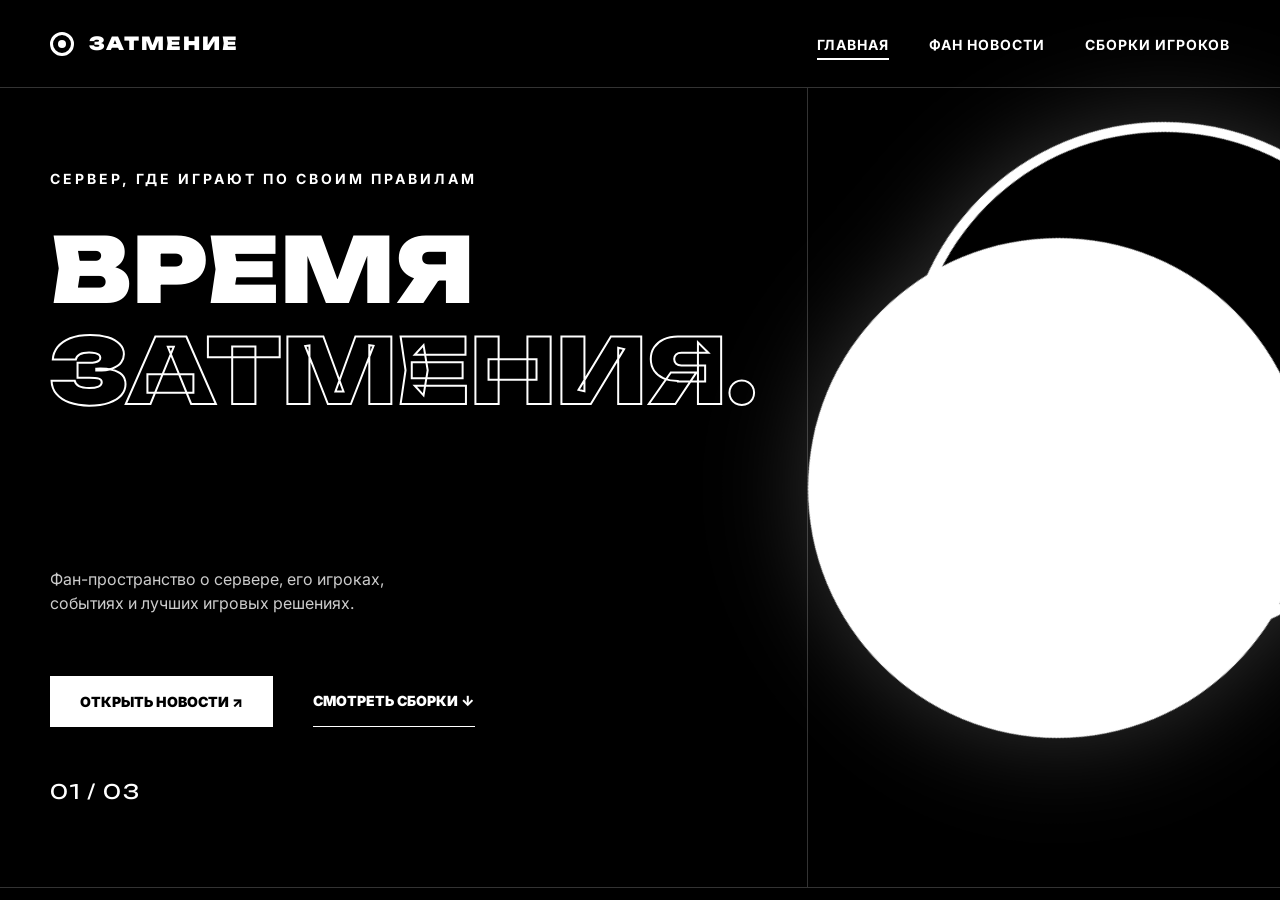
<file: index.html>
<!DOCTYPE html>
<html lang="ru">
<head>
    <meta charset="UTF-8">
    <meta name="viewport" content="width=device-width, initial-scale=1.0">
    <title>ЗАТМЕНИЕ — Главная</title>
    <link rel="stylesheet" href="style.css">
</head>
<body>
    <header>
        <a href="index.html" class="logo">
            <span class="logo-icon"></span> ЗАТМЕНИЕ
        </a>
        <nav>
            <ul>
                <li><a href="index.html" class="active">Главная</a></li>
                <li><a href="news.html">Фан новости</a></li>
                <li><a href="builds.html">Сборки игроков</a></li>
            </ul>
        </nav>
    </header>

    <main class="container hero">
        <div class="hero-left">
            <div>
                <p class="hero-subtitle">СЕРВЕР, ГДЕ ИГРАЮТ ПО СВОИМ ПРАВИЛАМ</p>
                <h1 class="hero-title">
                    ВРЕМЯ
                    <span class="outline-text">ЗАТМЕНИЯ.</span>
                </h1>
            </div>

            <div>
                <p class="hero-desc">
                    Фан-пространство о сервере, его игроках, событиях и лучших игровых решениях.
                </p>
                
                <div class="hero-actions">
                    <a href="news.html" class="btn">Открыть новости ↗</a>
                    <a href="builds.html" class="btn btn-secondary">Смотреть сборки ↓</a>
                </div>

                <div class="slider-count">
                    01 / 03
                </div>
            </div>
        </div>

        <div class="hero-right">
            <div class="moon-graphic"></div>
        </div>
    </main>

    <!-- Скрипт для простого перелистывания цифр (можно доработать под слайдер) -->
    <script src="script.js"></script>
</body>
</html>
</file>
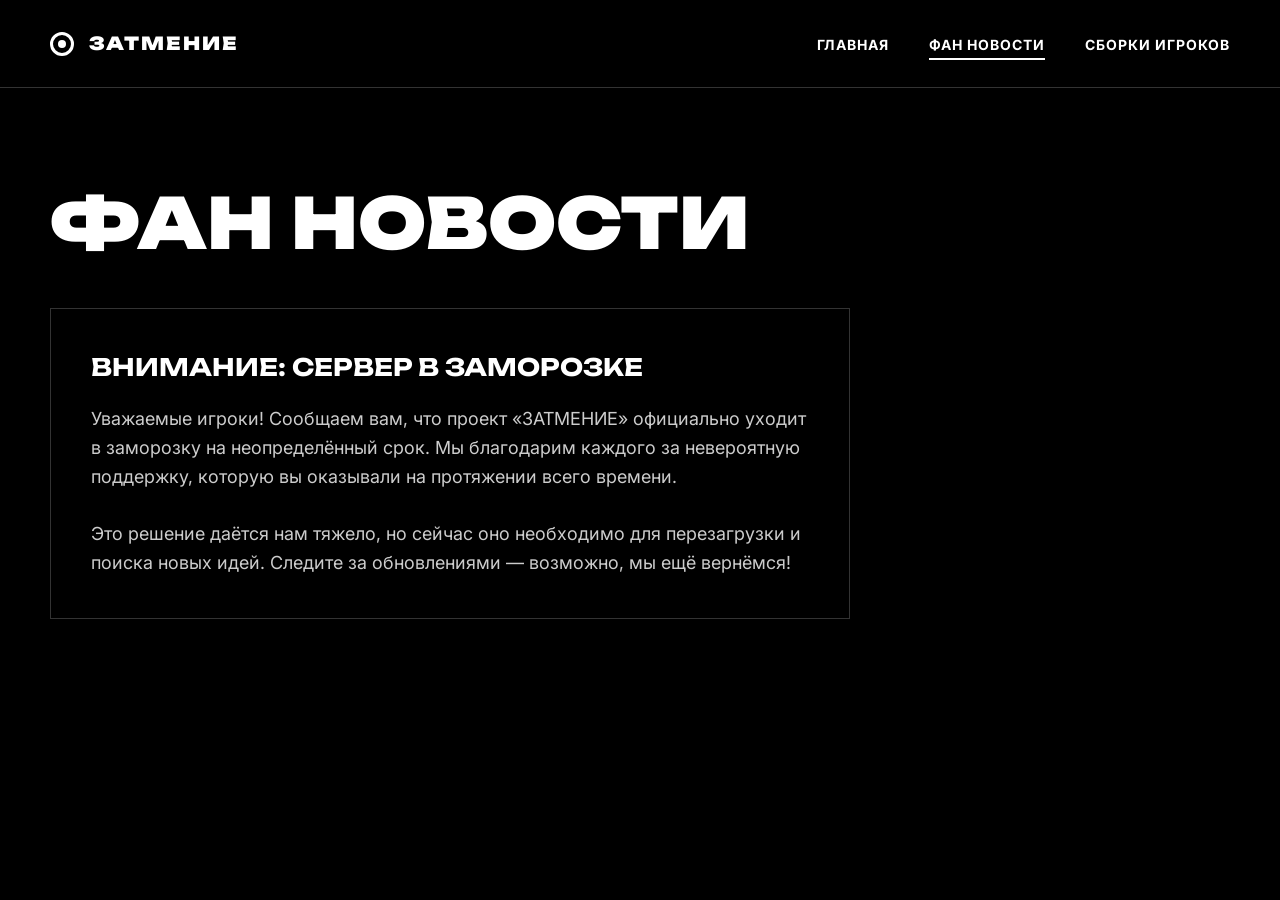
<file: news.html>
<!DOCTYPE html>
<html lang="ru">
<head>
    <meta charset="UTF-8">
    <meta name="viewport" content="width=device-width, initial-scale=1.0">
    <title>ЗАТМЕНИЕ — Новости</title>
    <link rel="stylesheet" href="style.css">
</head>
<body>
    <header>
        <a href="index.html" class="logo">
            <span class="logo-icon"></span> ЗАТМЕНИЕ
        </a>
        <nav>
            <ul>
                <li><a href="index.html">Главная</a></li>
                <li><a href="news.html" class="active">Фан новости</a></li>
                <li><a href="builds.html">Сборки игроков</a></li>
            </ul>
        </nav>
    </header>

    <main class="page-content">
        <h1 class="page-title">Фан Новости</h1>

        <div class="freeze-box">
            <h2>ВНИМАНИЕ: СЕРВЕР В ЗАМОРОЗКЕ</h2>
            <p>
                Уважаемые игроки! Сообщаем вам, что проект «ЗАТМЕНИЕ» официально уходит в заморозку 
                на неопределённый срок. Мы благодарим каждого за невероятную поддержку, которую вы 
                оказывали на протяжении всего времени. 
                <br><br>
                Это решение даётся нам тяжело, но сейчас оно необходимо для перезагрузки и поиска новых идей. 
                Следите за обновлениями — возможно, мы ещё вернёмся!
            </p>
        </div>

        <!-- Здесь можно добавить другие новости в будущем -->
    </main>
</body>
</html>
</file>
<file: style.css>
@import url('https://fonts.googleapis.com/css2?family=Inter:wght@400;700;900&family=Unbounded:wght@400;900&display=swap');

:root {
    --bg: #000000;
    --text: #ffffff;
    --accent: #cccccc;
    --border: #333333;
    --font-main: 'Inter', sans-serif;
    --font-title: 'Unbounded', sans-serif;
}

* {
    margin: 0;
    padding: 0;
    box-sizing: border-box;
}

body {
    background-color: var(--bg);
    color: var(--text);
    font-family: var(--font-main);
    line-height: 1.5;
    overflow-x: hidden;
}

/* Навигация */
header {
    display: flex;
    justify-content: space-between;
    align-items: center;
    padding: 30px 50px;
    border-bottom: 1px solid var(--border);
}

.logo {
    display: flex;
    align-items: center;
    gap: 15px;
    font-family: var(--font-title);
    font-weight: 900;
    font-size: 18px;
    text-transform: uppercase;
    letter-spacing: 2px;
    text-decoration: none;
    color: var(--text);
}

.logo-icon {
    width: 24px;
    height: 24px;
    border: 3px solid var(--text);
    border-radius: 50%;
    display: inline-block;
    position: relative;
}
.logo-icon::after {
    content: '';
    position: absolute;
    top: 50%;
    left: 50%;
    transform: translate(-50%, -50%);
    width: 8px;
    height: 8px;
    background: var(--text);
    border-radius: 50%;
}

nav ul {
    display: flex;
    list-style: none;
    gap: 40px;
}

nav a {
    color: var(--text);
    text-decoration: none;
    font-weight: 700;
    font-size: 14px;
    text-transform: uppercase;
    letter-spacing: 1px;
    position: relative;
    padding-bottom: 5px;
}

nav a.active {
    border-bottom: 2px solid var(--text);
}

/* Основной контейнер */
.container {
    max-width: 1600px;
    margin: 0 auto;
    padding: 0 50px;
}

/* Сетка главной страницы */
.hero {
    display: grid;
    grid-template-columns: 1fr 1fr;
    min-height: calc(100vh - 100px);
    border-bottom: 1px solid var(--border);
}

.hero-left {
    padding: 80px 0;
    display: flex;
    flex-direction: column;
    justify-content: space-between;
    border-right: 1px solid var(--border);
    padding-right: 50px;
}

.hero-right {
    display: flex;
    align-items: center;
    justify-content: center;
    position: relative;
}

.hero-subtitle {
    font-size: 14px;
    letter-spacing: 3px;
    font-weight: 700;
    margin-bottom: 40px;
    text-transform: uppercase;
}

.hero-title {
    font-family: var(--font-title);
    font-size: 90px;
    font-weight: 900;
    line-height: 0.9;
    text-transform: uppercase;
}

/* Стиль "контурного" шрифта как на фото */
.outline-text {
    color: transparent;
    -webkit-text-stroke: 2px var(--text);
    display: block;
    margin-top: 20px;
}

.hero-desc {
    max-width: 400px;
    font-size: 16px;
    color: var(--accent);
    margin-bottom: 60px;
}

.hero-actions {
    display: flex;
    align-items: center;
    gap: 40px;
}

.btn {
    background: var(--text);
    color: var(--bg);
    text-decoration: none;
    padding: 15px 30px;
    font-weight: 900;
    font-size: 14px;
    text-transform: uppercase;
    display: inline-flex;
    align-items: center;
    gap: 10px;
    transition: all 0.3s ease;
}

.btn:hover {
    background: var(--accent);
}

.btn-secondary {
    background: transparent;
    color: var(--text);
    border-bottom: 1px solid var(--text);
    border-radius: 0;
    padding: 15px 0;
}
.btn-secondary:hover {
    border-bottom: 3px solid var(--text);
    background: transparent;
}

.slider-count {
    font-family: var(--font-title);
    font-size: 20px;
    margin-top: 50px;
    letter-spacing: 2px;
}

/* Изображение (Луна) */
.moon-graphic {
    width: 500px;
    height: 500px;
    background: var(--text);
    border-radius: 50%;
    box-shadow: 150px 0 0 0 var(--bg), 150px 0 0 10px var(--text); /* Простая имитация полумесяца */
    transform: rotate(-45deg);
    filter: drop-shadow(0 0 50px rgba(255,255,255,0.2));
}

/* Страницы контента */
.page-content {
    padding: 100px 50px;
    max-width: 900px;
}

.page-title {
    font-family: var(--font-title);
    font-size: 70px;
    font-weight: 900;
    margin-bottom: 50px;
    text-transform: uppercase;
    line-height: 1;
}

.freeze-box {
    border: 1px solid var(--border);
    padding: 40px;
    margin-bottom: 30px;
}

.freeze-box h2 {
    font-family: var(--font-title);
    margin-bottom: 20px;
}

.freeze-box p {
    color: var(--accent);
    font-size: 18px;
    line-height: 1.6;
}

.placeholder-box {
    height: 400px;
    border: 2px dashed var(--border);
    display: flex;
    align-items: center;
    justify-content: center;
    text-align: center;
    color: var(--accent);
    font-family: var(--font-title);
    font-size: 24px;
    text-transform: uppercase;
    letter-spacing: 3px;
}

/* Мобильная адаптация (базовая) */
@media (max-width: 900px) {
    .hero {
        grid-template-columns: 1fr;
    }
    .hero-left {
        border-right: none;
        border-bottom: 1px solid var(--border);
    }
    .moon-graphic {
        width: 300px;
        height: 300px;
        margin: 50px 0;
    }
    header {
        padding: 20px;
        flex-direction: column;
        gap: 20px;
    }
    nav ul {
        gap: 20px;
    }
    .hero-title {
        font-size: 50px;
    }
}
</file>
